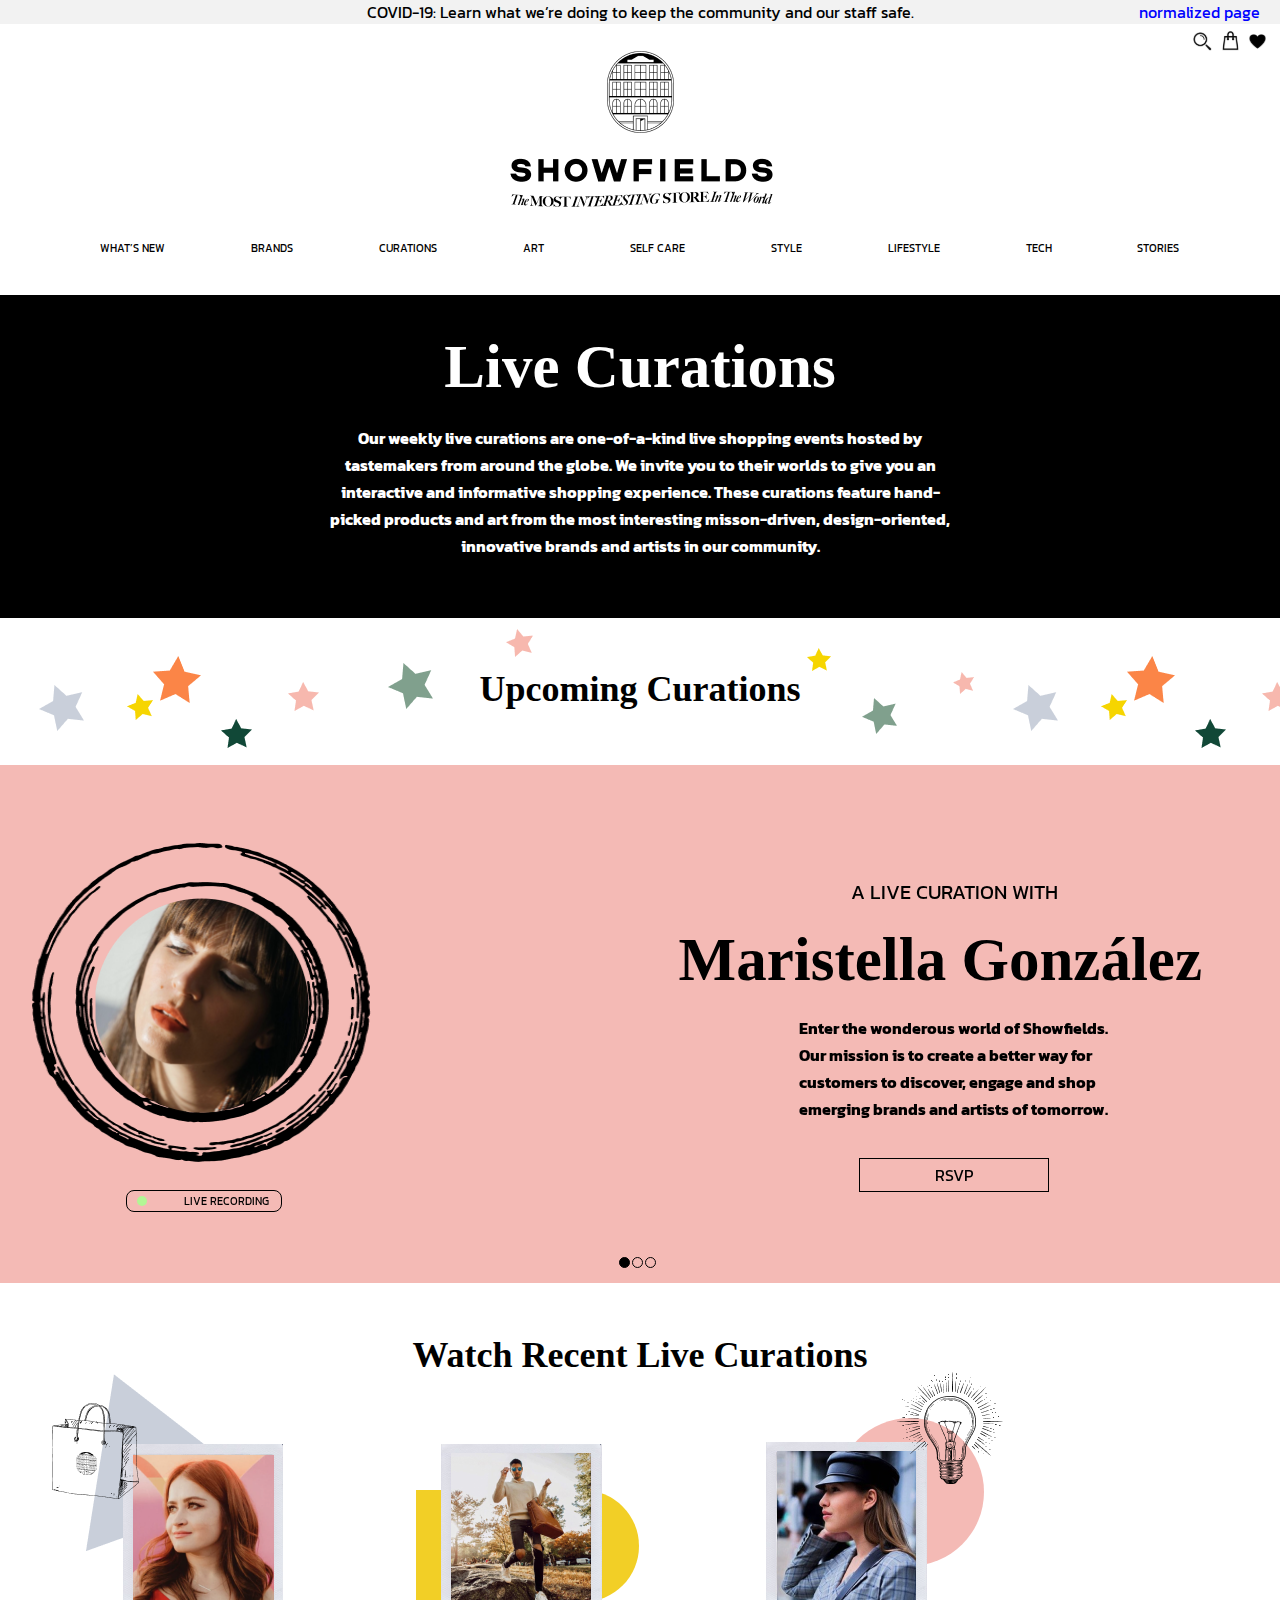
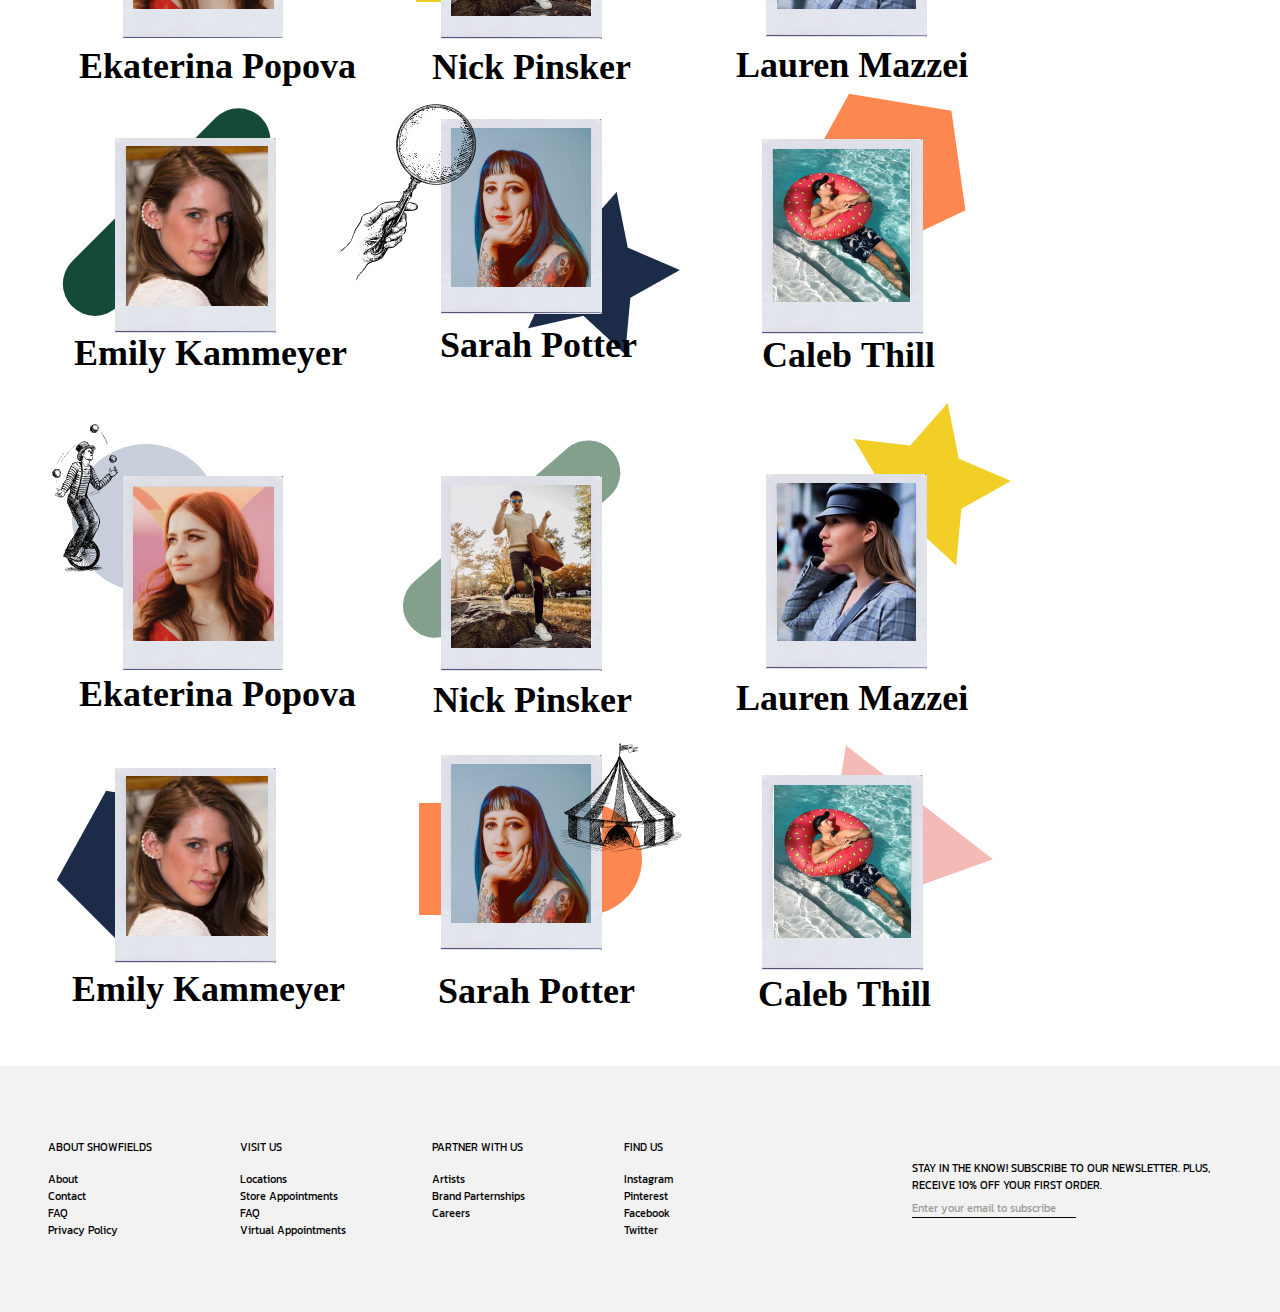
<file: index.html>
<!DOCTYPE html>
<html lang="en">
<head>
    <meta charset="UTF-8">
    <meta http-equiv="X-UA-Compatible" content="IE=edge">
    <meta name="viewport" content="width=device-width, initial-scale=1.0">
    <title>ShowFields</title>
    <link rel="stylesheet" href="assets/styles/slider.min.css">
    <link rel="stylesheet" href="assets/styles/style.css">
</head>
<body>
    <div class="covid-banner">COVID-19: Learn what we’re doing to keep the community and our staff safe.</div>
    <a href="normalized.html" class="normalized">normalized page</a>
    <header class="section header">
        <div class="header__icons">
            <img class="icons__itm" src="media\icons\search_icon.svg" alt="Search">
            <img class="icons__itm" src="media\icons\buy_icon.svg" alt="Buy">
            <img class="icons__itm" src="media\icons\like_icon.svg" alt="Like">
        </div>
        <div class="header__logo">
            <img class="header__logo-img" src="media\Logomark_Black.png">
            <img class="header__logo-sign" src="media\taglinewithlogo-2.png" alt="SHOWFIELDS">
        </div>
        <nav class="header__nav">
            <a href="" class="header__link">WHAT’S NEW</a>
            <a href="" class="header__link">BRANDS</a>
            <a href="" class="header__link">CURATIONS</a>
            <a href="" class="header__link">ART</a>
            <a href="" class="header__link">SELF CARE</a>
            <a href="" class="header__link">STYLE</a>
            <a href="" class="header__link">LIFESTYLE</a>
            <a href="" class="header__link">TECH</a>
            <a href="" class="header__link">STORIES</a> 
        </nav>
    </header>

    <div class="section curations">
        <h1 class="heading curations__heading">Live Curations</h1> 
        <p class="curation__description">Our weekly live curations are one-of-a-kind live shopping events hosted 
            by tastemakers from around the globe. We invite you to their worlds to give 
            you an interactive and informative shopping experience. These curations feature 
            hand-picked products and art from the most interesting misson-driven, 
            design-oriented, innovative brands and artists in our community. 
        </p> 
    </div>

    <div class="section upcomig-curations">
        <h1 class="heading upcomig-curations__heading">Upcoming Curations</h1> 
    </div>

    <div class="section curation-slider">
        <div class="slider-itm" data="Maristella González">
            <img class="curation-slider__avatar-bg" src="media/Group58.png">
            <img class="curation-slider__avatar-photo" src="media/Screen Shot 2020-06-02 at 5.56.19 PM.png">
            <button class="live-button">LIVE RECORDING</button>
            <h2 class="slider-itm__header">A LIVE CURATION WITH</h2>
            <h1 class="slider-itm__name">Maristella González</h1>
            <p class="slider-itm__paragraph">Enter the wonderous world of Showfields. 
                    Our mission is to create a better way for 
                    customers to discover, engage and shop 
                    emerging brands and artists of tomorrow.
            </p>
            <button class="slider-itm__rsvp">RSVP</button>
        </div>
        <div class="slider-itm">
            <h1>slider itm data</h1>
        </div>
        <div class="slider-itm">
            <h1>slider itm data</h1>
        </div>
    </div>

    <div class="section curation-cards">
        <h1 class="heading recent-curations__heading">Watch Recent Live Curations</h1>
        <div class="cards-itm" data="Ekaterina Popova">
            <img class="cards-itm__avatar" src="media/Screen Shot 2020-06-01 at 7.58.36 PM.png">
            <h2 class="cards-itm__name">Ekaterina&nbsp;Popova</h2>
        </div>
        <div class="cards-itm" data="Nick Pinsker">
            <img class="cards-itm__avatar" src="media/Bitmap.png">
            <h2 class="cards-itm__name">Nick&nbsp;Pinsker</h2>
        </div>
        <div class="cards-itm" data="Lauren Mazzei">
            <img class="cards-itm__avatar" src="media/Bitmap1.png">
            <h2 class="cards-itm__name">Lauren&nbsp;Mazzei</h2>
        </div>
        <div class="cards-itm" data="Emily Kammeyer">
            <img class="cards-itm__avatar" src="media/Bitmap2.png">
            <h2 class="cards-itm__name">Emily&nbsp;Kammeyer</h2>
        </div>
        <div class="cards-itm" data="Sarah Potter">
            <img class="cards-itm__avatar" src="media/Bitmap3.png">
            <h2 class="cards-itm__name">Sarah&nbsp;Potter</h2>
        </div>
        <div class="cards-itm" data="Caleb Thill">
            <img class="cards-itm__avatar" src="media/Bitmap4.png">
            <h2 class="cards-itm__name">Caleb&nbsp;Thill</h2>
        </div>
        <div class="cards-itm" data="Ekaterina Popova2">
            <img class="cards-itm__avatar" src="media/Screen Shot 2020-06-01 at 7.58.36 PM.png">
            <h2 class="cards-itm__name">Ekaterina&nbsp;Popova</h2>
        </div>
        <div class="cards-itm" data="Nick Pinsker2">
            <img class="cards-itm__avatar" src="media/Bitmap.png">
            <h2 class="cards-itm__name">Nick&nbsp;Pinsker</h2>
        </div>
        <div class="cards-itm" data="Lauren Mazzei2">
            <img class="cards-itm__avatar" src="media/Bitmap1.png">
            <h2 class="cards-itm__name">Lauren&nbsp;Mazzei</h2>
        </div>
        <div class="cards-itm" data="Emily Kammeyer2">
            <img class="cards-itm__avatar" src="media/Bitmap2.png">
            <h2 class="cards-itm__name">Emily&nbsp;Kammeyer</h2>
        </div>
        <div class="cards-itm" data="Sarah Potter2">
            <img class="cards-itm__avatar" src="media/Bitmap3.png">
            <h2 class="cards-itm__name">Sarah&nbsp;Potter</h2>
        </div>
        <div class="cards-itm" data="Caleb Thill2">
            <img class="cards-itm__avatar" src="media/Bitmap4.png">
            <h2 class="cards-itm__name">Caleb&nbsp;Thill</h2>
        </div>
    </div>

    <footer class="footer">
        <nav class="footer__nav">
            <div class="footer__col">
                <h3 class="footer__heading">ABOUT SHOWFIELDS</h3>
                <a class="footer__link">About</a>
                <a class="footer__link">Contact</a>
                <a class="footer__link">FAQ</a>
                <a class="footer__link">Privacy Policy</a>
            </div>
            <div class="footer__col">
                <h3 class="footer__heading">VISIT US</h3>
                <a class="footer__link">Locations</a>
                <a class="footer__link">Store Appointments</a>
                <a class="footer__link">FAQ</a>
                <a class="footer__link">Virtual Appointments</a>
            </div>
            <div class="footer__col">
                <h3 class="footer__heading">PARTNER WITH US</h3>
                <a class="footer__link">Artists</a>
                <a class="footer__link">Brand Parternships</a>
                <a class="footer__link">Careers</a>
            </div>
            <div class="footer__col">
                <h3 class="footer__heading">FIND US</h3>
                <a class="footer__link">Instagram</a>
                <a class="footer__link">Pinterest</a>
                <a class="footer__link">Facebook</a>
                <a class="footer__link">Twitter</a>
            </div>
        </nav>
        <div class="footer__search">
            <p class="search__text">STAY IN THE KNOW! SUBSCRIBE 
                TO OUR NEWSLETTER. PLUS, RECEIVE 
                10% OFF YOUR FIRST ORDER.
            </p>
            <input class="search__input" type="text" placeholder="Enter your email to subscribe">
        </div>
    </footer>

    <script src="assets/scripts/jquery.min.js"></script>
    <script src="assets/scripts/slider.min.js"></script>
    <script src="assets/scripts/script.js"></script>
</body>
</html>
</file>
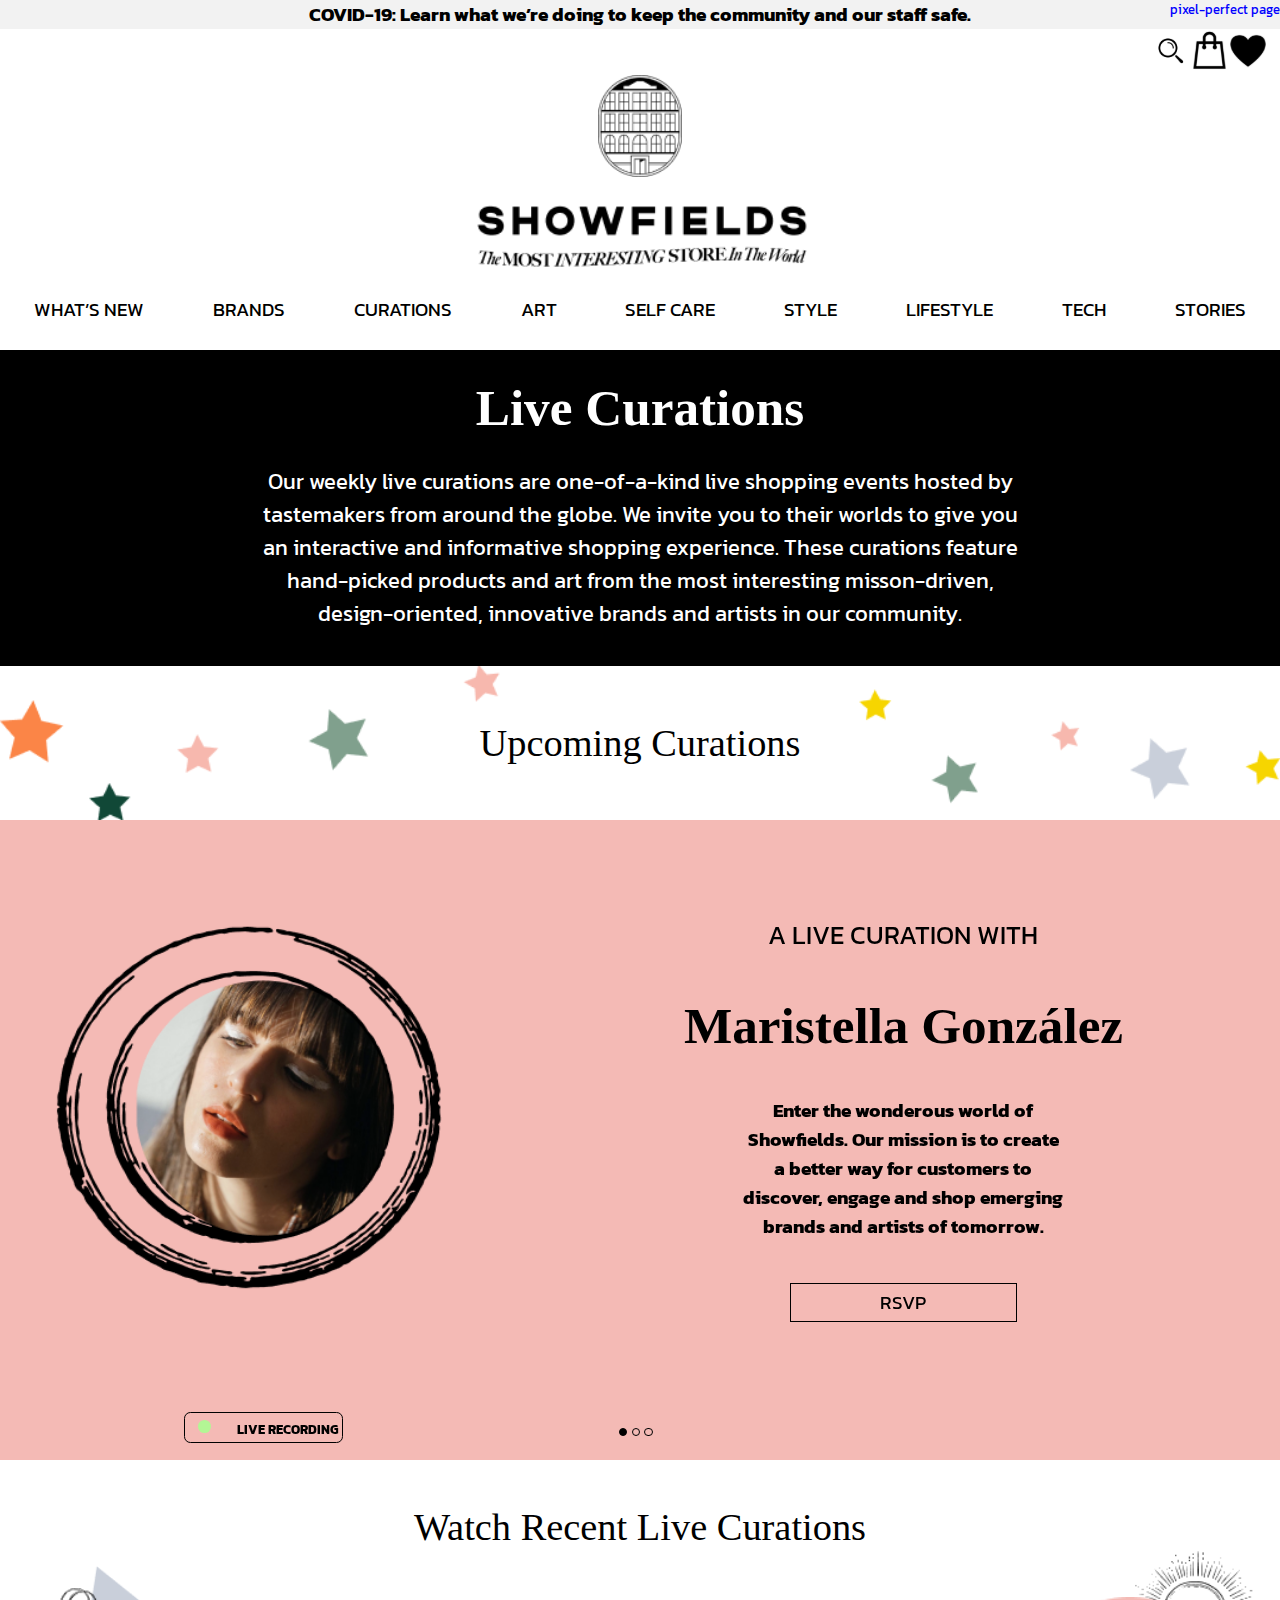
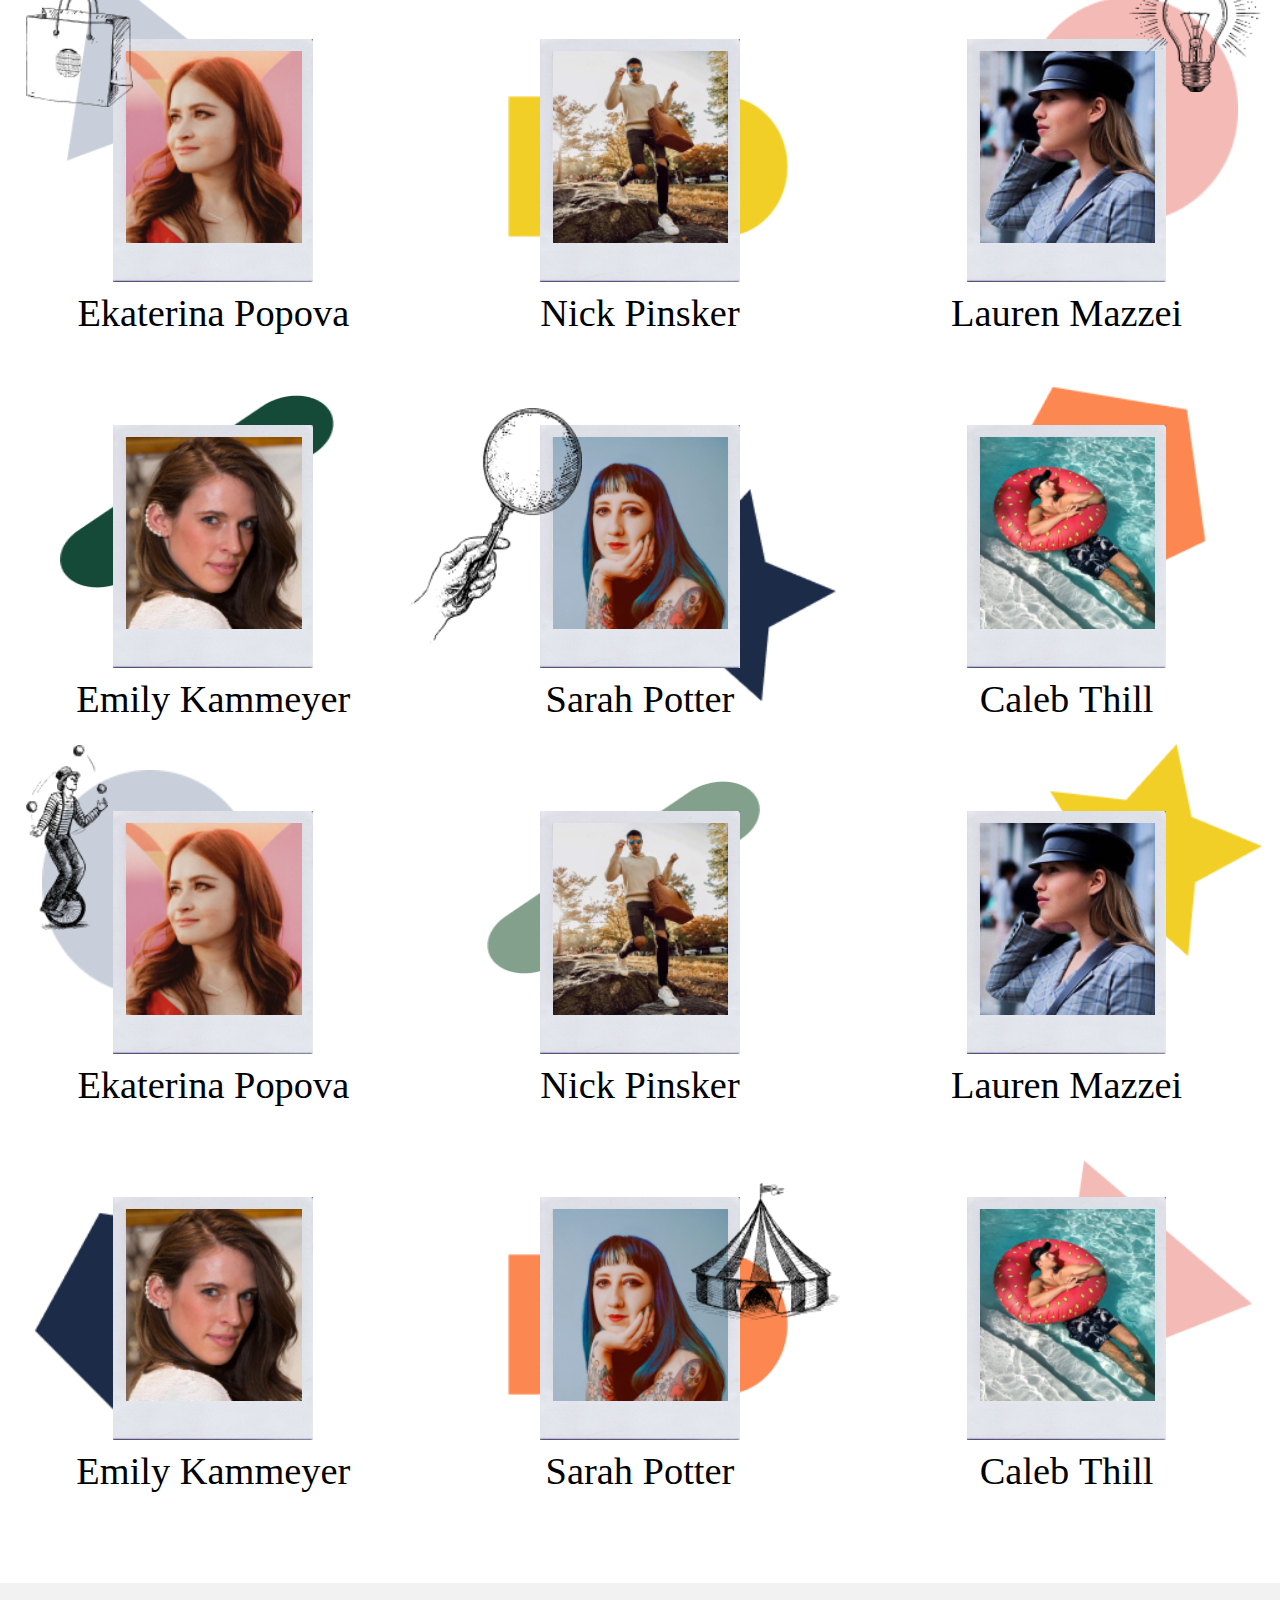
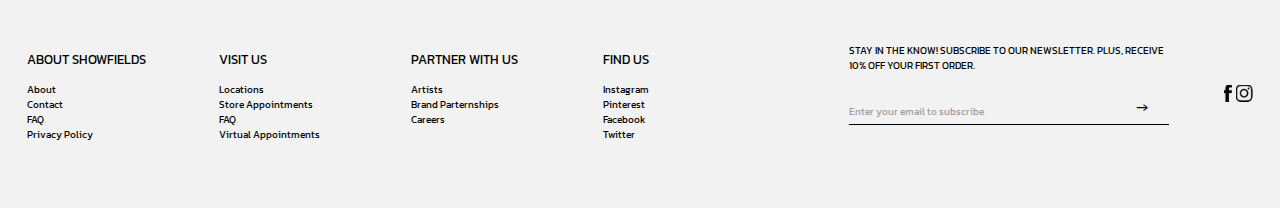
<file: normalized.html>
<!DOCTYPE html>
<html lang="en">
<head>
    <meta charset="UTF-8">
    <meta http-equiv="X-UA-Compatible" content="IE=edge">
    <meta name="viewport" content="width=device-width, initial-scale=1.0">
    <title>ShowFields</title>

    <link rel="stylesheet" href="assets/styles/slider.min.css">
    <link rel="stylesheet" href="assets/styles/normalised.css">
</head>
<body>
    <div class="covid-banner"><h1>COVID-19: Learn what we’re doing to keep the community and our staff safe.</h1><a href="index.html" class="pixel-perfect">pixel-perfect page</a></div>

    <header class="section header">
        
        <div class="header__icons">
            <div class="header__hamburger">
                <div class="hamburger__button-open">
                    <span></span>
                    <span></span>
                    <span></span>
                </div>
            </div>
            <img class="icons__itm" src="media\icons\search_icon.svg" alt="Search">
            <img class="icons__itm" src="media\icons\buy_icon.svg" alt="Buy">
            <img class="icons__itm" src="media\icons\like_icon.svg" alt="Like">
        </div>
        <div class="header__logo">
            <img class="header__logo-img" src="media\Logomark_Black.png">
            <div class="header__logo-sign"><img src="media\taglinewithlogo-2.png" alt="SHOWFIELDS"></div>
        </div>
        <nav class="header__nav">
            <a href="" class="header__link">WHAT’S NEW</a>
            <a href="" class="header__link">BRANDS</a>
            <a href="" class="header__link">CURATIONS</a>
            <a href="" class="header__link">ART</a>
            <a href="" class="header__link">SELF CARE</a>
            <a href="" class="header__link">STYLE</a>
            <a href="" class="header__link">LIFESTYLE</a>
            <a href="" class="header__link">TECH</a>
            <a href="" class="header__link">STORIES</a> 
        </nav>
    </header>

    <div class="section curations">
        <h1 class="heading curations__heading">Live Curations</h1> 
        <p class="curation__description">Our weekly live curations are one-of-a-kind live shopping events hosted 
            by tastemakers from around the globe. We invite you to their worlds to give 
            you an interactive and informative shopping experience. These curations feature 
            hand-picked products and art from the most interesting misson-driven, 
            design-oriented, innovative brands and artists in our community. 
        </p> 
    </div>

    <div class="section upcomig-curations">
        <h1 class="heading upcomig-curations__heading">Upcoming Curations</h1> 
    </div>
    <div class="section curation-slider">
        <div class="slider-itm" data="Maristella González">
            <div class="slider-itm__left-bar">  
                <div class="slider-itm__avatar">
                    <img class="curation-slider__avatar-bg" src="media/Group58.png">
                    <img class="curation-slider__avatar-photo" src="media/Screen Shot 2020-06-02 at 5.56.19 PM.png">
                </div>
                <button class="live-button">LIVE RECORDING</button>
            </div>  
            <div class="slider-itm__right-bar">
                <h2 class="slider-itm__header">A LIVE CURATION WITH</h2>
                <h1 class="slider-itm__name">Maristella González</h1>
                <p class="slider-itm__paragraph">Enter the wonderous world of Showfields. 
                        Our mission is to create a better way for 
                        customers to discover, engage and shop 
                        emerging brands and artists of tomorrow.
                </p>
                <button class="slider-itm__rsvp">RSVP</button>
            </div>
        </div>
        <div class="slider-itm">
            <h1>slider itm data</h1>
        </div>
        <div class="slider-itm">
            <h1>slider itm data</h1>
        </div>
    </div> 

    <div class="section curation-cards">
        <h1 class="heading recent-curations__heading">Watch Recent Live Curations</h1>
        <div class="cards-itm" data="Ekaterina Popova">
            <div class="cards-itm__img">
                <img src="media/Triangle.png" class="cards-itm__bg">
                <img class="cards-itm__avatar" src="media/Screen Shot 2020-06-01 at 7.58.36 PM.png">
                <img src="media/Group 170.png" class="cards-itm__ag">
            </div>
            <h2 class="cards-itm__name">Ekaterina&nbsp;Popova</h2>
        </div>
        <div class="cards-itm" data="Nick Pinsker">
            <div class="cards-itm__img">
                <img src="media/Combined Shape.png" class="cards-itm__bg">
                <img class="cards-itm__avatar" src="media/Bitmap.png">
            </div>
            <h2 class="cards-itm__name">Nick&nbsp;Pinsker</h2>
        </div>
        <div class="cards-itm" data="Lauren Mazzei">
            <div class="cards-itm__img">
                <img src="media/Oval.png" class="cards-itm__bg">
                <img class="cards-itm__avatar" src="media/Bitmap1.png">
                <img src="media/Group 404.png" class="cards-itm__ag">
            </div>
            <h2 class="cards-itm__name">Lauren&nbsp;Mazzei</h2>
        </div>

        <div class="cards-itm" data="Emily Kammeyer">
            <div class="cards-itm__img">
                <img src="media/Combined Shape1.png" class="cards-itm__bg">
                <img class="cards-itm__avatar" src="media/Bitmap2.png">
            </div>
            <h2 class="cards-itm__name">Emily&nbsp;Kammeyer</h2>
        </div>
        <div class="cards-itm" data="Sarah Potter">
            <div class="cards-itm__img">
                <img src="media/Star.png" class="cards-itm__bg">
                <img class="cards-itm__avatar" src="media/Bitmap3.png">
                <img src="media/Group 2955.png" class="cards-itm__ag">
            </div>
            <h2 class="cards-itm__name">Sarah&nbsp;Potter</h2>
        </div>
        <div class="cards-itm" data="Caleb Thill">
            <div class="cards-itm__img">
                <img src="media/Polygon.png" class="cards-itm__bg">
                <img class="cards-itm__avatar" src="media/Bitmap4.png">
            </div>
            <h2 class="cards-itm__name">Caleb&nbsp;Thill</h2>
        </div>
        <div class="cards-itm" data="Ekaterina Popova2">
            <div class="cards-itm__img">
                <img src="media/Oval1.png" class="cards-itm__bg">
                <img class="cards-itm__avatar" src="media/Screen Shot 2020-06-01 at 7.58.36 PM.png">
                <img src="media/Group 100.png" class="cards-itm__ag">
            </div>
            <h2 class="cards-itm__name">Ekaterina&nbsp;Popova</h2>
        </div>
        <div class="cards-itm" data="Nick Pinsker2">
            <div class="cards-itm__img">
                <img src="media/Combined Shape2.png" class="cards-itm__bg">
                <img class="cards-itm__avatar" src="media/Bitmap.png">
            </div>
            <h2 class="cards-itm__name">Nick&nbsp;Pinsker</h2>
        </div>
        <div class="cards-itm" data="Lauren Mazzei2">
            <div class="cards-itm__img">
                <img src="media/Star2.png" class="cards-itm__bg">
                <img class="cards-itm__avatar" src="media/Bitmap1.png">
            </div>
            <h2 class="cards-itm__name">Lauren&nbsp;Mazzei</h2>
        </div>
        <div class="cards-itm" data="Emily Kammeyer2">
            <div class="cards-itm__img">
                <img src="media/Polygon1.png" class="cards-itm__bg">
                <img class="cards-itm__avatar" src="media/Bitmap2.png">
            </div>
            <h2 class="cards-itm__name">Emily&nbsp;Kammeyer</h2>
        </div>
        <div class="cards-itm" data="Sarah Potter2">
            <div class="cards-itm__img">
                <img src="media/Combined Shape3.png" class="cards-itm__bg">
                <img class="cards-itm__avatar" src="media/Bitmap3.png">
                <img src="media/Group 87.png" class="cards-itm__ag">
            </div>
            <h2 class="cards-itm__name">Sarah&nbsp;Potter</h2>
        </div>
        <div class="cards-itm" data="Caleb Thill2">
            <div class="cards-itm__img">
                <img src="media/Triangle1.png" class="cards-itm__bg">
                <img class="cards-itm__avatar" src="media/Bitmap4.png">
            </div>
            <h2 class="cards-itm__name">Caleb&nbsp;Thill</h2>
        </div>
    </div>
    
    <footer class="footer">
        <nav class="footer__nav">
            <div class="footer__col">
                <h3 class="footer__heading">ABOUT SHOWFIELDS</h3>
                <a class="footer__link">About</a>
                <a class="footer__link">Contact</a>
                <a class="footer__link">FAQ</a>
                <a class="footer__link">Privacy Policy</a>
            </div>
            <div class="footer__col">
                <h3 class="footer__heading">VISIT US</h3>
                <a class="footer__link">Locations</a>
                <a class="footer__link">Store Appointments</a>
                <a class="footer__link">FAQ</a>
                <a class="footer__link">Virtual Appointments</a>
            </div>
            <div class="footer__col">
                <h3 class="footer__heading">PARTNER WITH US</h3>
                <a class="footer__link">Artists</a>
                <a class="footer__link">Brand Parternships</a>
                <a class="footer__link">Careers</a>
            </div>
            <div class="footer__col">
                <h3 class="footer__heading">FIND US</h3>
                <a class="footer__link">Instagram</a>
                <a class="footer__link">Pinterest</a>
                <a class="footer__link">Facebook</a>
                <a class="footer__link">Twitter</a>
            </div>
        </nav>
        <div class="footer__search">
            <p class="search__text">STAY IN THE KNOW! SUBSCRIBE 
                TO OUR NEWSLETTER. PLUS, RECEIVE 
                10% OFF YOUR FIRST ORDER.
            </p>
            <input class="search__input" type="text" placeholder="Enter your email to subscribe">
            <i>&#8594;</i>
        </div>
        <div class="footer__responsive">
            <div class="dropdown__header">
                <h2>ABOUT SHOWFIELDS</h2>
                <div class="dropwdown__content">
                    <a class="dropwdown__link">About</a>
                    <a class="dropwdown__link">Contact</a>
                    <a class="dropwdown__link">FAQ</a>
                    <a class="dropwdown__link">Privacy Policy</a>
                </div>
            </div>
            <div class="dropdown__header">
                <h2>VISIT US</h2>
                <div class="dropwdown__content">
                    <a class="dropwdown__link">Locations</a>
                    <a class="dropwdown__link">Store Appointments</a>
                    <a class="dropwdown__link">FAQ</a>
                    <a class="dropwdown__link">Virtual Appointments</a>
                </div>        
            </div>
            <div class="dropdown__header">
                <h2>PARTNER WITH US</h2>
                <div class="dropwdown__content">
                    <a class="dropwdown__link">Artists</a>
                    <a class="dropwdown__link">Brand Parternships</a>
                    <a class="dropwdown__link">Careers</a>
                </div>               
            </div>
        </div>
        <div class="footer__social">
            <a href=""><img src="media/Layer 23.svg" alt="FB"></a>
            <a href=""><img src="media/Layer 24.svg" alt="INST"></a>
        </div>
    </footer>

    

    <script src="assets/scripts/jquery.min.js"></script>
    <script src="assets/scripts/slider.min.js"></script>
    <script src="assets/scripts/script.js"></script>
</body>
</html>
</file>
<file: assets/styles/style.css>
@import url('https://fonts.googleapis.com/css2?family=Kanit:wght@200;400;600&family=Tinos&display=swap');
*{
    margin: 0;
    padding: 0;
    font-family: 'Kanit', sans-serif;
}
a{
    color: inherit;
    text-decoration: none;
}
li{
    list-style: none;
}
.covid-banner{
    width: 100%;
    background-color: #F2F2F2;
    position: relative;
    top: 0;
    text-align: center;
}
.normalized{
    color: blue;
    position: absolute;
    top: 0;
    right: 20px;
}
.section{
    width: 100%;
    display: flex;
    flex-wrap: wrap;
    justify-content: center;
}
.header__icons{
    width: 100%;
    height: 27px;
    display: flex;
    justify-content: flex-end;
    align-items: flex-start;
}
.icons__itm{
    cursor: pointer;
}
.icons__itm[alt="Like"]{
    margin: 10px 14px 0 9px;
}
.icons__itm[alt="Buy"]{
    margin: 5px 0 0 5px;
}
.icons__itm[alt="Search"]{
    margin: 4px 0 2px 0;
}
.hamburger__button{
    display: none;
}
.header__logo{
    display: flex;
    flex-wrap: wrap;
    justify-content: center;
    width: 286px;
}
.header__logo-img{
    margin-bottom: 8px;
}
.header__nav{
    margin-top: 20px;
    width: calc(100% - 115px);
    display: flex;
    flex-wrap: nowrap;
    justify-content: space-around;
}
.header__link{
    font-weight: 400;
    font-size: 11px;
    line-height: 16px;
}
.heading{
    font-family: 'Tinos', serif;
    font-size: 36px;
    line-height: 40px;  
}
.curations{
    margin: 39px 0 11px 0;
    background-color: #000;
    color: #fff;
    text-align: center;
}
.curations__heading{
    margin-top: 40px;
    width: 839px;
    font-size: 61px;
    line-height: 63px;
}
.curation__description{
    font-weight: 700;
    font-size: 16px;
    line-height: 27px;
    width: 624px;
    margin: 27px 0 58px 0;
}
.upcomig-curations{
    height: 119px;
    align-items: center;
    background-image: url(../../media/upcomig-curations-bg.png);
    background-attachment: cover;
    background-position: center;
}
.curation-slider{
    margin-top: 17px;
    background-color: #F4BAB5;
    height: 518px;
    position: relative;
}
.slider-itm{
    position: relative;
    width: 100%;
    height: 518px;
}
.curation-slider__avatar-bg{
    position: absolute;
    width: 451.11px;
    height: 451.12px;
    left: -12px;
    top: 12.4px;
}
.live-button{
    position: absolute;
    cursor: pointer;
    left: 126px;
    bottom: 71px;
    width: 156px;
    height: 22px;
    font-size: 11px;
    background: none;
    border: 1px solid #000000;
    border-radius: 8px;
    padding-left: 45px;
}
.live-button:before{
    content: '';
    position: absolute;
    left: 10px;
    top: 5px;
    width: 10px;
    height: 10px;
    background-color: #B3F695;
    border-radius: 50%;
}
.curation-slider__avatar-photo{
    position: absolute;
    width: 215px;
    height: 215px;
    left: 94px;
    top: 133px;
}
.slick-dots{
    display: flex;
    flex-wrap: wrap;
    position: absolute;
    bottom: 17px;
}
.slick-dots li{
    width: 9px;
    height: 9px;
    position: relative;
    cursor: pointer;
    margin-right: 4px;
}
.slick-dots li:after{
    content: '';
    position: absolute;
    top: 0;
    right: 0;
    width: 9px;
    height: 9px;
    border: 1px solid #000000;
    border-radius: 50%;
}
.slick-dots .slick-active::after{
    background-color: black;
}
.slider-itm__header{
    position: absolute;
    top: 109px;
    right: 222px;
    font-size: 20px;
    font-weight: normal;
    line-height: 37px;
}
.slider-itm__name{
    font-family: 'Tinos', serif;
    font-size: 61px;
    line-height: 63px;
    position: absolute;
    top: 163px;
    right: 78px;
}
.slider-itm__paragraph{
    width: 311px;
    position: absolute;
    top: 250px;
    right: 170px;
    font-weight: bold;
    font-size: 16px;
    line-height: 27px;
}
.slider-itm__rsvp{
    cursor: pointer;
    position: absolute;
    width: 190px;
    height: 34px;
    right: 231px;
    top: 393px;
    font-size: 16px;
    line-height: 24px;
    text-align: center;
    border: 1px solid #000000;
    background: none;
    box-sizing: border-box;
}
.curation-cards{
    position: relative;
    top: 52px;
    height: 1383px;
    width: 100%;
}
.cards-itm, .cards-itm__avatar, .cards-itm__bg-figure{
    position: absolute;
}
.cards-itm{
    background-image: url("../../media/c83d8fae0bd7d964970e9e5ff3f129c3.png");
}
.cards-itm:before{
    content: '';
    z-index: -1;
    position: absolute;
}
.cards-itm:after{
    position: absolute;
    z-index: 10;
}
.cards-itm__name{
    font-family: 'Tinos', serif;
    font-size: 36px;
    position: absolute;
}
.cards-itm[data="Ekaterina Popova"]{
    top: 109px;
    left: 123px;
    width: 160px;
    height: 194px;
}
.cards-itm[data="Ekaterina Popova"]:before{
    content: url("../../media/Triangle.png");
    left: -38.02px;
    bottom: 54.7px;
}
.cards-itm[data="Ekaterina Popova"]:after{
    left: -71px;
    top: -41px;
    content: url("../../media/Group\ 170.png");
}
.cards-itm[data="Ekaterina Popova"] .cards-itm__avatar{
    width: 141px;
    height: 154px;
    top: 11px;
    left: 10px;
}
.cards-itm[data="Ekaterina Popova"] .cards-itm__name{
    bottom: -49px;
    left: -44px;
}

.cards-itm[data="Nick Pinsker"]{
    top: 109px;
    left: 441px;
    width: 161px;
    height: 195px;   
}
.cards-itm[data="Nick Pinsker"]:before{
    width: 223px;
    height: 112px;
    left: -25.5px;
    top: 45.5px;
    border-radius: 0 56px 56px 0;
    background-color: #F2CF26;
}
.cards-itm[data="Nick Pinsker"] .cards-itm__avatar{
    width: 140px;
    height: 163px;
    top: 9px;
    left: 10px;
}
.cards-itm[data="Nick Pinsker"] .cards-itm__name{
    bottom: -49px;
    left: -9px;
}

.cards-itm[data="Lauren Mazzei"]{
    top: 107px;
    left: 766px;
    width: 161px;
    height: 195px;  
}
.cards-itm[data="Lauren Mazzei"]:before{
    width: 148px;
    height: 148px;
    right: -57px;
    top: -24px;
    border-radius: 50%;
    background: #F4BAB5;
}
.cards-itm[data="Lauren Mazzei"]:after{
    width: 106px;
    height: 112px;
    right: -76px;
    top: -70px;
    content: url("../../media/Group\ 404.png");
}
.cards-itm[data="Lauren Mazzei"] .cards-itm__avatar{
    top: 9px;
    left: 11px;
    width: 139px;
    height: 158px;
}
.cards-itm[data="Lauren Mazzei"] .cards-itm__name{
    bottom: -49px;
    left: -30px;
}

.cards-itm[data="Emily Kammeyer"]{
    top: 403px;
    left: 115px;
    width: 161px;
    height: 195px;   
}
.cards-itm[data="Emily Kammeyer"]:before{
    width: 267.4px;
    height: 63.7px;
    left: -81.7px;
    top: 42px;
    border-radius: 31.85px;
    background: #154938;
    transform: rotate(-45deg);
}
.cards-itm[data="Emily Kammeyer"] .cards-itm__avatar{
    top: 8px;
    left: 11px;
    width: 142px;
    height: 160px;
}
.cards-itm[data="Emily Kammeyer"] .cards-itm__name{
    bottom: -41px;
    left: -41px;
}

.cards-itm[data="Sarah Potter"]{
    top: 384px;
    left: 441px;
    width: 161px;
    height: 195px;
}
.cards-itm[data="Sarah Potter"]:before{
    content: url('../../media/Star.png');
    width: 171px;
    height: 171px;
    right: -91.2px;
    bottom: -48.22px;
}
.cards-itm[data="Sarah Potter"]:after{
    content: url("../../media/Group\ 2955.png");
    left: -104px;
    top: -15px;
}
.cards-itm[data="Sarah Potter"] .cards-itm__avatar{
    top: 9px;
    left: 10px;
    width: 140px;
    height: 159px;
}
.cards-itm[data="Sarah Potter"] .cards-itm__name{
    bottom: -52px;
    left: -1px;
}

.cards-itm[data="Caleb Thill"]{
    width: 161px;
    height: 195px;
    left: 762px;
    top: 404px;
}
.cards-itm[data="Caleb Thill"]:before{
    content: url("../../media/Polygon.png");
    right: -43.4px;
    top: -46.48px;
}
.cards-itm[data="Caleb Thill"] .cards-itm__avatar{
    width: 137px;
    height: 153px;
    top: 10px;
    left: 11px;
}
.cards-itm[data="Caleb Thill"] .cards-itm__name{
    bottom: -42px;
}

.cards-itm[data="Ekaterina Popova2"]{
    top: 741px;
    left: 123px;
    width: 160px;
    height: 194px;
}
.cards-itm[data="Ekaterina Popova2"]:before{
    width: 148px;
    height: 148px;
    background-color: #C9CFDA;
    border-radius: 50%;
    left: -51px;
    top: -32px;
}
.cards-itm[data="Ekaterina Popova2"]:after{
    content: url('../../media/Group\ 100.png');
    left: -71px;
    top: -52px;
}
.cards-itm[data="Ekaterina Popova2"] .cards-itm__avatar{
    width: 141px;
    height: 154px;
    top: 11px;
    left: 10px;
}
.cards-itm[data="Ekaterina Popova2"] .cards-itm__name{
    bottom: -45px;
    left: -44px;
}

.cards-itm[data="Nick Pinsker2"]{
    top: 741px;
    left: 441px;
    width: 161px;
    height: 195px;
}
.cards-itm[data="Nick Pinsker2"]:before{
    height: 63.7px;
    width: 267.4px;
    border-radius: 31.85px;
    background-color: #82A08B;
    top: 31.38px;
    left: -63.39px;
    transform: rotate(-41deg);
}
.cards-itm[data="Nick Pinsker2"] .cards-itm__avatar{
    width: 140px;
    height: 163px;
    left: 10px;
    top: 9px;
}
.cards-itm[data="Nick Pinsker2"] .cards-itm__name{
    bottom: -50px;
    left: -8px;
}

.cards-itm[data="Lauren Mazzei2"]{
    top: 739px;
    left: 766px;
    width: 161px;
    height: 195px;
}
.cards-itm[data="Lauren Mazzei2"]:before{
    content: url('../../media/Star2.png');
    right: -84.22px;
    top: -72.22px;
}
.cards-itm[data="Lauren Mazzei2"] .cards-itm__avatar{
    width: 139px;
    height: 158px;
    top: 9px;
    left: 11px;
}
.cards-itm[data="Lauren Mazzei2"] .cards-itm__name{
    bottom: -50px;
    left: -30px;
}

.cards-itm[data="Emily Kammeyer2"]{
    top: 1033px;
    left: 115px;
    width: 161px;
    height: 195px;
}
.cards-itm[data="Emily Kammeyer2"]:before{
    content: url('../../media/Polygon1.png');
    left: -59px;
    top: 22px;
}
.cards-itm[data="Emily Kammeyer2"] .cards-itm__avatar{
    width: 142px;
    height: 160px;
    top: 8px;
    left: 11px;
}
.cards-itm[data="Emily Kammeyer2"] .cards-itm__name{
    left: -43px;
    bottom: -47px;
}

.cards-itm[data="Sarah Potter2"]{
    top: 1020px;
    left: 441px;
    width: 161px;
    height: 195px;
}
.cards-itm[data="Sarah Potter2"]:before{
    width: 223px;
    height: 112px;
    left: -22.5px;
    top: 47.5px;
    border-radius: 0 56px 56px 0;
    background-color: #FC8750;
}
.cards-itm[data="Sarah Potter2"]::after{
    content: url('../../media/Group\ 87.png');
    right: -81px;
    top: -12px;
}
.cards-itm[data="Sarah Potter2"] .cards-itm__avatar{
    width: 140px;
    height: 159px;
    left: 10px;
    top: 9px;
}
.cards-itm[data="Sarah Potter2"] .cards-itm__name{
    left: -3px;
    bottom: -62px;   
}

.cards-itm[data="Caleb Thill2"]{
    top: 1040px;
    left: 762px;
    width: 161px;
    height: 195px;
}
.cards-itm[data="Caleb Thill2"]:before{
    content: url('../../media/Triangle1.png');
    right: -69.97px;
    top: -29.97px;
}
.cards-itm[data="Caleb Thill2"] .cards-itm__avatar{
    width: 137px;
    height: 153px;
    top: 10px;
    left: 12px;
}
.cards-itm[data="Caleb Thill2"] .cards-itm__name{
    bottom: -45px;
    left: -4px;
}

.footer{
    width: 100%;
    height: 246px;
    background-color: rgba(242,242,242);
    display: flex;
    justify-content: space-around;
    align-items: center;
}
.footer__nav{
    width: 60%;
    display: flex;
    flex-wrap: wrap;
    justify-content: space-around;
    align-items: flex-start;
}
.footer__col{
    width: 25%;
    display: flex;
    flex-wrap: wrap;
}
.footer__heading{
    font-size: 11px;
    line-height: 17px;
    font-weight: normal;
    margin-bottom: 15px;
}
.footer__link{
    width: 100%;
    cursor: pointer;
    font-size: 11px;
    line-height: 17px;
    font-weight: normal;
}
.footer__search{
    width: 25%;
}
.search__text{
    font-weight: normal;
    font-size: 11px;
    line-height: 17px;
}
.search__input{
    border: none;
    border-bottom: 1px solid #000;
    background: none;
}
.search__input::placeholder{
    font-size: 11px;
    line-height: 17px;
    color: #9F9C9C;
}
</file>
<file: assets/styles/normalised.css>
@import url('https://fonts.googleapis.com/css2?family=Kanit:wght@200;400;600&family=Tinos&display=swap');
*{
    padding: 0;
    margin: 0;
    font-family: 'Kanit', sans-serif;
}
a{
    text-decoration: none;
    color: #000;
}
body{
    width: 100vw;
    overflow-x: hidden;
}
.covid-banner{
    z-index: 100;
    position: fixed;
    top: 0;
    width: 100%;
    background-color: #F2F2F2;
}
.covid-banner h1{
    font-size: 1.5vmax;
    width: 100%;
    text-align: center;
}
.pixel-perfect{
    color: blue;
    font-size: 1vmax;
    position: absolute;
    top: 0;
    right: 0;
}
.section{
    width: 100%;
    display: flex;
    flex-wrap: wrap;
    justify-content: center;
}
.header{
    margin-top: 2.1vmax;
}
.header__icons{
    width: 100vw;
    display: flex;
    justify-content: flex-end;
    padding-right: 1vw;
    align-items: center;
    transition: .3s ease-in-out;
}
.responsive-navbar{
    position: fixed;
    top: -100vh;
    display: flex;
    width: 100vw;
    height: 100vh;
    background-color: #fff;
    z-index: 101;
    align-items: flex-start;
}
.responsive__nav{
    width: 80%;
    margin: 10vh 0 5vh 5vw;
    display: flex;
    flex-wrap: wrap;
    align-items: flex-start;
}
.responsive__link{
    width: 100%;
    width: 100%;
    cursor: pointer;
    font-size: 4vmax;
    font-weight: bold;
    text-align: center;
}
.hamburger__button-close{
    margin-left: 1vmax;
    height: 5vmax;
    width: 5vmax;
    display: flex;
    position: absolute;
    top: 1vmax;
    right: 1vmax;
}
.hamburger__button-close:after{ 
    position: absolute;
    top: 0;
    right: 0;
    width: 5vmax;
    height: 5vmax;
    content: 'x'; 
    font-size: 5vmax;
    line-height: 5vmax;
    text-align: center;
    color: #000;
    font-weight: bold;
}
.icons__itm{
    cursor: pointer;
    width: 3vmax;
}
.header__logo{
    display: flex;
    flex-wrap: wrap;
    width: 100%;
    justify-content: center;
}
.header__logo img{
    width: 6.5vw;
}
.header__logo-sign{
    width: 100%;
    margin: .5vmax 0 1vmax 0;
    display: flex;
    justify-content: center;
}
.header__logo-sign img{
    width: 28vw;
}
.header__nav{
    width: 100%;
    display: flex;
    justify-content: space-around;
    margin-bottom: 2vmax;
}
.header__link{
    font-size: 1.5vmax;
}
.curations{
    background-color: #000;
    color: #fff;
}
.curations__heading{
    font-family: 'Tinos', sans-serif;
    width: 100%;
    text-align: center;
    margin: 2.2vmax 0;
    font-size: 4vmax;
}
.curation__description{
    width: 60%;
    text-align: center;
    margin-bottom: 2.8vmax;
    font-size: 1.7vmax;
}
.upcomig-curations{
    height: 12vmax;
    align-items: center;
    background-image: url('../../media/upcomig-curations-bg.png');
    background-size: cover;
    background-repeat: no-repeat;
    background-position: center;
}
.upcomig-curations__heading{
    font-family: 'Tinos', sans-serif;
    font-size: 3vmax;
    font-weight: normal;
}
.curation-slider{
    background-color: #F4BAB5;
    height: 50vw;
    max-height: 90vh;
    width: 100%;
    position: relative;
    margin-bottom: 5vh;
}
.slider-itm{
    position: relative;
    width: 100vw !important;
    height: 50vw;
    max-height: 90vh;
    display: flex !important;
    flex-wrap: nowrap;
    justify-content: space-around;
    align-items: center;
}
.slick-dots{
    display: flex;
    flex-wrap: wrap;
    position: absolute;
    bottom: 2vmax;
}
.slick-dots li{
    width: .5vmax;
    height: .5vmax;
    position: relative;
    cursor: pointer;
    margin-right: .5vmax;
    list-style: none;
}
.slick-dots li:after{
    content: '';
    position: absolute;
    top: 0;
    right: 0;
    width: .5vmax;
    height: .5vmax;
    border: .1vmax solid #000000;
    border-radius: 50%;
}
.slick-dots .slick-active::after{
    background-color: black;
}
.slider-itm__left-bar{
    max-width: 50%;
    height: 100%;
    display: flex;
    flex-wrap: wrap;
    justify-content: center;
    align-items: flex-start;
}
.slider-itm__avatar{
    width: 100%;
    height: 90%;
    position: relative;
    display: flex;
    justify-content: center;
    align-items: center;
}
.curation-slider__avatar-bg{
    position: absolute;
    top: 2.5vw;
    width: 40vw;
    height: 40vw;
}
.curation-slider__avatar-photo{
    width: 20vw;
    height: 20vw;
    z-index: 10;
}
.live-button{
    position: relative;
    cursor: pointer;
    font-size: 1vmax;
    background: none;
    border: .1vmax solid #000000;
    font-weight: bold;
    border-radius: .5vmax;
    padding: .5vmax .3vw .25vmax 4vmax;
}
.live-button:before{
    content: '';
    position: absolute;
    left: 1vmax;
    top: .5vmax;
    width: 1vmax;
    height: 1vmax;
    background-color: #B3F695;
    border-radius: 50%;
}
.slider-itm__right-bar{
    max-width: 50%;
    height: 70%;
    display: flex;
    flex-wrap: wrap;
    align-items: stretch;
    justify-content: center;
}
.slider-itm__header{
    width: 100%;
    text-align: center;
    font-size: 2vmax;
    font-weight: 400;
}
.slider-itm__name{
    width: 100%;
    text-align: center;
    font-family: 'Tinos', sans-serif;
    font-size: 4vmax;
}
.slider-itm__paragraph{
    font-weight: bold;
    font-size: 1.5vmax;
    width: 100%;
    padding: 0 25%;
    text-align: center;
}
.slider-itm__rsvp{
    cursor: pointer;
    padding: .1vmax 7vmax;
    height: 3vmax;
    line-height: 1.5vmax;
    font-size: 1.5vmax;
    text-align: center;
    border: .1vmax solid #000000;
    background: none;
}
.curation-cards{
    justify-content: space-around;
}
.recent-curations__heading{
    font-family: 'Tinos', sans-serif;
    font-size: 3vmax;
    font-weight: normal;
    width: 100%;
    text-align: center;
}
.cards-itm{
    display: flex;
    flex-wrap: wrap;
    width: 26%;
    min-width: 300px;
    justify-content: center;
    margin-top: 10vh;
}
.cards-itm__img{
    position: relative;
    width: 15.6vmax;
    height: 19vmax;
    background-image: url("../../media/c83d8fae0bd7d964970e9e5ff3f129c3.png");
    background-size: cover;
    background-size: 100% 100%;
    background-repeat: no-repeat;
}
.cards-itm__avatar{
    width: 13.7vmax;
    height: 15vmax;
    margin: .95vmax 0 0 1vmax;
}
.cards-itm__name{
    margin-top: 1vh;
    font-family: 'Tinos', sans-serif;
    width: 100%;
    font-size: 3vmax;
    font-weight: normal;
    text-align: center;
}
.cards-itm__bg{
    z-index: -1;
    position: absolute;
}
.cards-itm__ag{
    z-index: 10;
    position: absolute;
}
.cards-itm[data="Ekaterina Popova"] .cards-itm__bg{
    width: 101%;
    height: 92%;
    left: -23.75%;
    top: -30%;
}
.cards-itm[data="Ekaterina Popova"] .cards-itm__ag{
    width: 54%;
    height: 49%;
    top: -21%;
    left: -44%;
}
.cards-itm[data="Nick Pinsker"] .cards-itm__bg{
    width: 140%;
    height: 58%;
    left: -16%;
    top: 23.4%;
}
.cards-itm[data="Lauren Mazzei"] .cards-itm__bg{
    width: 108%;
    height: 92.5%;
    right: -35.62%;
    top: -17%;
}
.cards-itm[data="Lauren Mazzei"] .cards-itm__ag{
    width: 66.25%;
    height: 57.73%;
    right: -47.5%;
    top: -36%;
}

.cards-itm[data="Emily Kammeyer"] .cards-itm__bg{
    height: 79.3%;
    width: 137%;
    left: -26.75%;
    top: -12.2%;
}
.cards-itm[data="Sarah Potter"] .cards-itm__bg{
    width: 107%;
    height: 88%;
    right: -48%;
    bottom: -14%;
}
.cards-itm[data="Sarah Potter"] .cards-itm__ag{
    width: 86%;
    height: 96.7%;
    left: -65%;
    top: -7%;
}
.cards-itm[data="Caleb Thill"] .cards-itm__bg{
    height: 88%;
    width: 110%;
    right: -20%;
    top: -16%;
}
.cards-itm[data="Ekaterina Popova2"] .cards-itm__bg{
    width: 108%;
    height: 92.5%;
    left: -35.62%;
    top: -17%;
}
.cards-itm[data="Ekaterina Popova2"] .cards-itm__ag{
    width: 41%;
    height: 76%;
    left: -44%;
    top: -27%;
}
.cards-itm[data="Nick Pinsker2"] .cards-itm__bg{
    height: 79.3%;
    width: 137%;
    left: -26.75%;
    top: -12.2%;
}
.cards-itm[data="Lauren Mazzei2"] .cards-itm__bg{
    width: 107%;
    height: 88%;
    right: -48%;
    top: -28%;
}
.cards-itm[data="Emily Kammeyer2"] .cards-itm__bg{
    height: 88%;
    width: 110%;
    left: -40%;
    top: 6%;
}
.cards-itm[data="Sarah Potter2"] .cards-itm__bg{
    width: 140%;
    height: 58%;
    left: -16%;
    top: 23.4%;
}
.cards-itm[data="Sarah Potter2"] .cards-itm__ag{
    width: 77%;
    height: 57%;
    right: -50%;
    top: -6%;
}
.cards-itm[data="Caleb Thill2"] .cards-itm__bg{
    width: 101%;
    height: 92%;
    right: -43%;
    top: -15.4%;
}


.footer{
    margin-top: 10vh;
    width: 100%;
    height: 25vh;
    background-color: rgba(242,242,242);
    display: flex;
    justify-content: space-around;
    align-items: center;
}
.footer__responsive{
    display: none;
}
.footer__nav{
    width: 60%;
    display: flex;
    flex-wrap: wrap;
    justify-content: space-around;
    align-items: flex-start;
}
.footer__col{
    width: 25%;
    display: flex;
    flex-wrap: wrap;
}
.footer__heading{
    font-size: 1vmax;
    font-weight: normal;
    margin-bottom: 1vmax;
}
.footer__link{
    width: 100%;
    cursor: pointer;
    font-size: .8vmax;
    font-weight: normal;
}
.footer__search{
    width: 25%;
}
.search__text{
    font-weight: normal;
    font-size: .8vmax;
}
.search__input{
    position: relative;
    margin-top: 2vmax;
    font-size: .8vmax;
    height: 2vmax;
    width: 100%;
    border: none;
    border-bottom: .1vmax solid #000;
    background: none;
    transition: .3s ease-in-out;
}
.footer__search i{
    position: relative;
    width: 10%;
    bottom: 2.4vmax;
    left: 90%;
    color: #000;
    transition: .3s ease-in-out;
}
.search__input:focus{
    outline: none;
    border-bottom: .2vmax solid #000;
}
.search__input:focus+i{
    opacity: 0;
}
.search__input::placeholder{
    font-size: .8vmax;
    color: #9F9C9C;
}
@media screen and (max-width: 540px){
    .covid-banner{
        position: absolute;
    }
    .covid-banner h1{
        margin-left: 15%;
        width: 70%;
    }
    .header{
        margin-top: 4.2vmax;
    }
    .header__icons{
        position: sticky;
        top: 0;
        right: 0;
        background-color: white;
        z-index: 100;
    }
    .header__hamburger{
        justify-self: flex-start;      
        width: calc(99vw - 9vmax);
    }
    .hamburger__button-open{
        margin-left: 1vmax;
        width: 3vmax;
        height: 3vmax;
        display: flex;
        flex-wrap: wrap;
        cursor: pointer;
    }
    .hamburger__button-open span{
        width: 100%;
        height: .4vmax;
        background-color: black;
    }
    .hamburger__button-open span:nth-child(2){
        margin: .3vmax 0;
    }
    .header__nav{
        display: none;
    }
    .header__logo-img{
        width: 13vw !important;
    }
    .header__logo-sign img {
        width: 56vw;
    }
    .slider-itm{
        flex-wrap: wrap;
    }
    .curation-slider{
        height: 80vh;
    }
    .slider-itm__left-bar{
        max-width: 80%;
        width: 80vw;
        height: 80vh;
    }
    .slider-itm__header{
        position: absolute;
        top: 5vh;
    }
    .slider-itm__name{
        position: absolute;
        top: 9vh;
    }
    .slider-itm__avatar{
       position: absolute;
       top: 10vh;
       width: 70vw;
       height: 70vw;
    }
    .curation-slider__avatar-bg{
        width: 70vw;
        height: 70vw;
    }
    .curation-slider__avatar-photo{
        width: 30vw;
        height:30vw;
    }
    .live-button{
        width: 70%;
        position: absolute;
        top: calc(70vw + 10vh);
        font-size: 2.5vmax;
        font-weight: normal;
        border: .2vmax solid #000000;
        border-radius: 1.5vmax;
    }
    .live-button:before{
        left:  2.5vmax;
        top: 1vmax;
        width:  2.5vmax;
        height:  2.5vmax;  
    }
    .slider-itm__paragraph{
        position: absolute;
        width: 80%;
        font-size: 1.7vmax;
        font-weight: bold;
        top: calc(70vw + 16vh);
    }
    .slider-itm__rsvp{
        position: relative;
        bottom: 10vh;
        background-color: #000;
        color: #fff;
        padding: .1vmax 10vmax;
        height: 4vmax;
        line-height: 2vmax;
        font-size: 2vmax;
    }
    .footer{
        position: relative;
        flex-wrap: wrap;
        height: auto;
    }
    .footer__search{
        width: 80%;
    }
    .search__text{
        font-weight: bold;
        font-size: 2.5vmax;
    }
    .footer__nav{
        display: none;
    }
    .search__input{
        margin-top: 0;
        font-size: 1.6vmax;
        height: 5vmax;
        width: 80%;
    }
    .search__input::placeholder{
        font-size: 1.6vmax;
    }
    .footer__search i{
        width: 10%;
        bottom: 0;
        left: -5%;
    }
    .footer__responsive{
        margin: 7vh 0 5vh 0;
        width: 100%;
        display: flex;
        flex-wrap: wrap;
    }
    .dropdown__header{
        position: relative;
        width: 100%;
        border-top: solid 1px #000;
    }
    .dropdown__header h2{
        padding: 2% 5%;
    }
    .dropdown__header:after{
        content: '+';
        position: absolute;
        font-size: 2.5em;
        font-weight: 200;
        right: 2%;
        top: 0;
    }
    .dropdown__header:last-child{
        border-bottom: solid 1px #000;
    }
    .dropwdown__content{
        width: 95%;
        display: none;
        flex-wrap: wrap;
        padding-left: 5%;
        opacity: 0;
    }
    .dropwdown__link{
        width: 100%;
        font-size: 1.6vmax;
    }
    .footer__social{
        margin-bottom: 2vh;
    }
    .footer__social img:first-child{
        margin-right: 10px;
    }
}
</file>
<file: assets/styles/slider.min.css>
.slick-slider{position:relative;display:block;box-sizing:border-box;-webkit-user-select:none;-moz-user-select:none;-ms-user-select:none;user-select:none;-webkit-touch-callout:none;-khtml-user-select:none;-ms-touch-action:pan-y;touch-action:pan-y;-webkit-tap-highlight-color:transparent}.slick-list{position:relative;display:block;overflow:hidden;margin:0;padding:0}.slick-list:focus{outline:0}.slick-list.dragging{cursor:pointer;cursor:hand}.slick-slider .slick-list,.slick-slider .slick-track{-webkit-transform:translate3d(0,0,0);-moz-transform:translate3d(0,0,0);-ms-transform:translate3d(0,0,0);-o-transform:translate3d(0,0,0);transform:translate3d(0,0,0)}.slick-track{position:relative;top:0;left:0;display:block;margin-left:auto;margin-right:auto}.slick-track:after,.slick-track:before{display:table;content:''}.slick-track:after{clear:both}.slick-loading .slick-track{visibility:hidden}.slick-slide{display:none;float:left;height:100%;min-height:1px}[dir=rtl] .slick-slide{float:right}.slick-slide img{display:block}.slick-slide.slick-loading img{display:none}.slick-slide.dragging img{pointer-events:none}.slick-initialized .slick-slide{display:block}.slick-loading .slick-slide{visibility:hidden}.slick-vertical .slick-slide{display:block;height:auto;border:1px solid transparent}.slick-arrow.slick-hidden{display:none}
</file>
